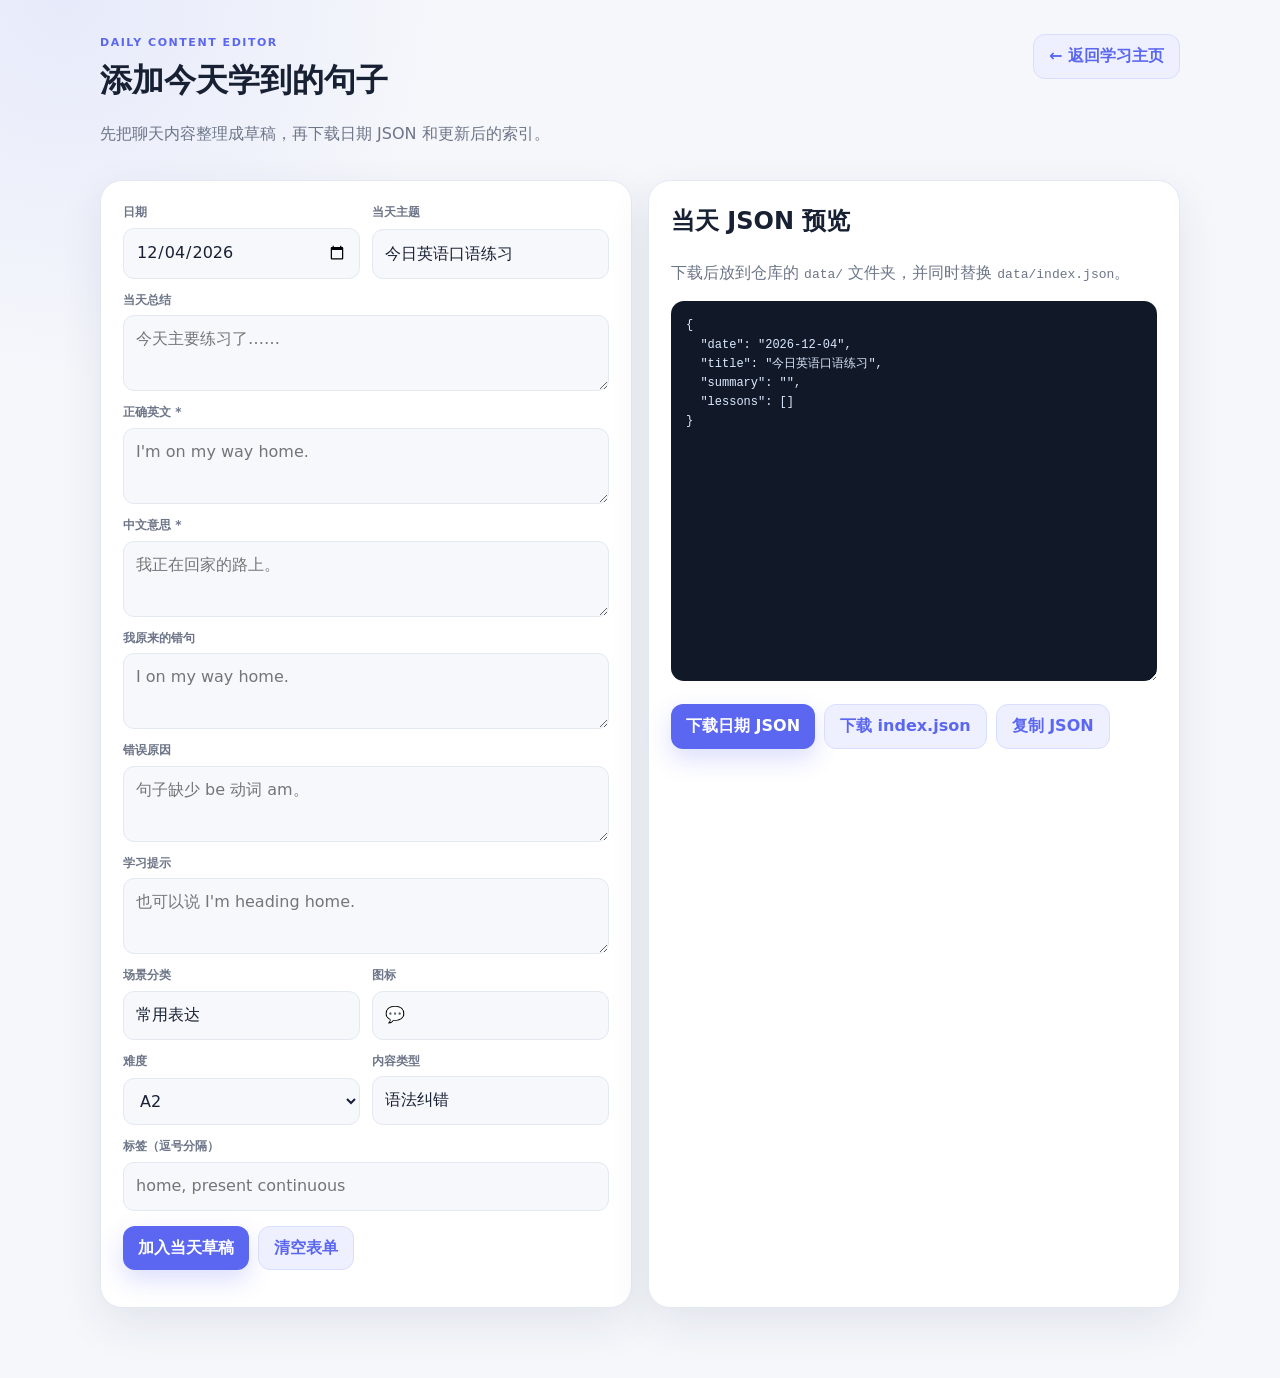
<file: add.html>
<!doctype html><html lang="zh-CN"><head><meta charset="utf-8"><meta name="viewport" content="width=device-width,initial-scale=1"><title>添加每日内容｜英语口语库</title><link rel="stylesheet" href="./styles.css"><style>.editor{width:min(1080px,calc(100% - 28px));margin:34px auto 70px}.editor-head{display:flex;justify-content:space-between;align-items:flex-start;gap:18px;margin-bottom:18px}.editor-head h1{margin:5px 0}.editor-head p,.hint{color:var(--muted)}.editor-grid{display:grid;grid-template-columns:1fr 1fr;gap:16px}.editor-panel{padding:22px;border:1px solid var(--line);border-radius:22px;background:var(--surface);box-shadow:var(--shadow)}.fields{display:grid;grid-template-columns:1fr 1fr;gap:12px}.field{display:grid;gap:6px}.field.wide{grid-column:1/-1}.field label{font-size:12px;font-weight:850;color:var(--muted)}.field input,.field textarea,.field select{width:100%;padding:11px 12px;border:1px solid var(--line);border-radius:11px;outline:0;color:var(--text);background:var(--soft)}.field textarea{min-height:76px;resize:vertical}.row{display:flex;gap:9px;flex-wrap:wrap;margin-top:15px}.draft{display:grid;gap:9px;margin-top:15px}.draft-item{padding:13px;border:1px solid var(--line);border-radius:12px;background:var(--soft)}.draft-item strong,.draft-item small{display:block}.draft-item small{color:var(--muted)}.draft-item button{float:right;border:0;color:var(--red);background:transparent}.preview{width:100%;min-height:380px;padding:15px;border:0;border-radius:13px;color:#dbeafe;background:#111827;font:12px/1.6 ui-monospace,Consolas,monospace;resize:vertical}@media(max-width:760px){.editor-grid,.fields{grid-template-columns:1fr}.field.wide{grid-column:auto}.editor-head{flex-direction:column}}</style></head><body><main class="editor"><div class="editor-head"><div><span class="section-kicker">DAILY CONTENT EDITOR</span><h1>添加今天学到的句子</h1><p>先把聊天内容整理成草稿，再下载日期 JSON 和更新后的索引。</p></div><a class="button button-soft" href="./index.html">← 返回学习主页</a></div><div class="editor-grid"><section class="editor-panel"><div class="fields"><div class="field"><label>日期</label><input id="date" type="date"></div><div class="field"><label>当天主题</label><input id="title" value="今日英语口语练习"></div><div class="field wide"><label>当天总结</label><textarea id="summary" placeholder="今天主要练习了……"></textarea></div><div class="field wide"><label>正确英文 *</label><textarea id="english" placeholder="I'm on my way home."></textarea></div><div class="field wide"><label>中文意思 *</label><textarea id="chinese" placeholder="我正在回家的路上。"></textarea></div><div class="field wide"><label>我原来的错句</label><textarea id="original" placeholder="I on my way home."></textarea></div><div class="field wide"><label>错误原因</label><textarea id="reason" placeholder="句子缺少 be 动词 am。"></textarea></div><div class="field wide"><label>学习提示</label><textarea id="note" placeholder="也可以说 I'm heading home."></textarea></div><div class="field"><label>场景分类</label><input id="category" value="常用表达"></div><div class="field"><label>图标</label><input id="icon" value="💬"></div><div class="field"><label>难度</label><select id="level"><option>A1</option><option selected>A2</option><option>B1</option></select></div><div class="field"><label>内容类型</label><input id="type" value="语法纠错"></div><div class="field wide"><label>标签（逗号分隔）</label><input id="tags" placeholder="home, present continuous"></div></div><div class="row"><button class="button button-primary" id="add" type="button">加入当天草稿</button><button class="button button-soft" id="clear" type="button">清空表单</button></div><div class="draft" id="draft"></div></section><section class="editor-panel"><h2 style="margin-top:0">当天 JSON 预览</h2><p class="hint">下载后放到仓库的 <code>data/</code> 文件夹，并同时替换 <code>data/index.json</code>。</p><textarea class="preview" id="preview" readonly></textarea><div class="row"><button class="button button-primary" id="downloadDay" type="button">下载日期 JSON</button><button class="button button-soft" id="downloadIndex" type="button">下载 index.json</button><button class="button button-soft" id="copy" type="button">复制 JSON</button></div></section></div></main><script>(()=>{const $=s=>document.querySelector(s);let items=[];const localDate=()=>{let d=new Date;return `${d.getFullYear()}-${String(d.getMonth()+1).padStart(2,"0")}-${String(d.getDate()).padStart(2,"0")}`};$("#date").value=localDate();const val=id=>$("#"+id).value.trim(),slug=s=>s.toLowerCase().replace(/[^a-z0-9 ]/g,"").trim().replace(/ +/g,"-").slice(0,50)||"lesson",pack=()=>({date:val("date"),title:val("title")||"今日英语口语练习",summary:val("summary"),lessons:items}),refresh=()=>{$("#preview").value=JSON.stringify(pack(),null,2);$("#draft").innerHTML=items.map((x,i)=>`<div class="draft-item"><button data-remove="${i}">删除</button><strong>${x.english}</strong><small>${x.chinese}</small></div>`).join("")},download=(name,data)=>{let a=document.createElement("a");a.href=URL.createObjectURL(new Blob([JSON.stringify(data,null,2)],{type:"application/json"}));a.download=name;a.click();URL.revokeObjectURL(a.href)};$("#add").onclick=()=>{if(!val("english")||!val("chinese"))return alert("请填写正确英文和中文意思");let date=val("date"),id=`${date}-${slug(val("english"))}`;if(items.some(x=>x.id===id))id+=`-${items.length+1}`;items.push({id,category:val("category")||"常用表达",icon:val("icon")||"💬",level:val("level")||"A2",type:val("type")||"日常表达",english:val("english"),chinese:val("chinese"),original:val("original"),reason:val("reason"),note:val("note"),tags:val("tags").split(/[,，]/).map(x=>x.trim()).filter(Boolean)});["english","chinese","original","reason","note","tags"].forEach(id=>$("#"+id).value="");refresh()};$("#clear").onclick=()=>["english","chinese","original","reason","note","tags"].forEach(id=>$("#"+id).value="");$("#draft").onclick=e=>{let b=e.target.closest("[data-remove]");if(b){items.splice(+b.dataset.remove,1);refresh()}};$("#downloadDay").onclick=()=>items.length?download(`${val("date")}.json`,pack()):alert("请先加入至少一句");$("#downloadIndex").onclick=async()=>{if(!items.length)return alert("请先加入至少一句");let idx={version:2,updatedAt:val("date"),days:[]};try{idx=await fetch("./data/index.json").then(r=>r.json())}catch{}idx.updatedAt=val("date");idx.days=(idx.days||[]).filter(x=>x.date!==val("date"));idx.days.unshift({date:val("date"),file:`${val("date")}.json`,title:val("title")||"今日英语口语练习"});idx.days.sort((a,b)=>b.date.localeCompare(a.date));download("index.json",idx)};$("#copy").onclick=async()=>{await navigator.clipboard.writeText($("#preview").value);$("#copy").textContent="已复制 ✓";setTimeout(()=>$("#copy").textContent="复制 JSON",1200)};["date","title","summary"].forEach(id=>$("#"+id).oninput=refresh);refresh()})()</script></body></html>
</file>
<file: styles.css>
:root{--bg:#f5f7fb;--surface:#fff;--soft:#f7f8fc;--text:#182033;--muted:#6d7588;--line:#e4e8f1;--primary:#5b67f1;--primary2:#7a5ee8;--green:#169b70;--red:#d94a5b;--orange:#e8892f;--shadow:0 16px 45px rgba(35,42,74,.09)}*{box-sizing:border-box}html{scroll-behavior:smooth}body{margin:0;min-width:320px;font-family:Inter,system-ui,-apple-system,"Segoe UI","Microsoft YaHei",sans-serif;color:var(--text);background:radial-gradient(circle at 5% 0,rgba(91,103,241,.09),transparent 24rem),var(--bg);line-height:1.55}a{color:inherit;text-decoration:none}button,a,select{cursor:pointer}button,input,select,textarea{font:inherit}.hidden{display:none!important}.topbar{position:sticky;top:0;z-index:30;min-height:74px;display:flex;align-items:center;justify-content:space-between;gap:20px;padding:12px max(20px,calc((100vw - 1180px)/2));border-bottom:1px solid var(--line);background:rgba(255,255,255,.9);backdrop-filter:blur(16px)}.brand{display:flex;align-items:center;gap:11px}.brand-mark{width:45px;height:45px;display:grid;place-items:center;border-radius:14px;color:#fff;font-weight:900;background:linear-gradient(145deg,var(--primary),var(--primary2));box-shadow:0 9px 22px rgba(91,103,241,.28)}.brand strong,.brand small{display:block}.brand small{font-size:11px;color:var(--muted)}.desktop-nav{display:flex;gap:4px}.desktop-nav a{padding:9px 12px;border-radius:10px;color:var(--muted);font-size:14px;font-weight:700}.desktop-nav a:hover{color:var(--primary);background:#eef0ff}.header-actions,.hero-actions,.card-actions,.practice-actions,.dialog-actions{display:flex;align-items:center;gap:9px}.button,.icon-button,.card-icon-button,.review-button,.text-button{border:0}.button{display:inline-flex;align-items:center;justify-content:center;min-height:41px;padding:9px 15px;border-radius:12px;font-weight:800}.button-primary{color:#fff;background:var(--primary);box-shadow:0 10px 24px rgba(91,103,241,.22)}.button-soft{color:var(--primary);border:1px solid #d9ddff;background:#eef0ff}.button-ghost{color:#fff;border:1px solid rgba(255,255,255,.28);background:rgba(255,255,255,.08)}.button-danger{color:#fff;background:var(--red)}.icon-button,.card-icon-button{display:grid;place-items:center;border:1px solid var(--line);color:var(--muted);background:var(--surface)}.icon-button{width:41px;height:41px;border-radius:12px}.section{width:min(1180px,calc(100% - 34px));margin:auto;padding:62px 0 18px;scroll-margin-top:70px}.dashboard{padding-top:30px}.section-kicker,.eyebrow{display:block;color:var(--primary);font-size:11px;font-weight:900;letter-spacing:.14em}.section-heading-row,.panel-heading,.library-meta,.mistake-meta,.lesson-footer{display:flex;align-items:center;justify-content:space-between;gap:18px}.section-heading-row{align-items:end;margin-bottom:21px}.section-heading-row h2,.panel-heading h2{margin:5px 0 0;font-size:clamp(25px,3vw,34px);letter-spacing:-.035em}.section-heading-row p{margin:8px 0 0;color:var(--muted)}.hero-card{min-height:370px;display:grid;grid-template-columns:1.25fr .75fr;align-items:center;gap:30px;padding:clamp(28px,5vw,58px);color:#fff;border-radius:29px;background:radial-gradient(circle at 84% 16%,rgba(170,137,255,.5),transparent 19rem),linear-gradient(135deg,#222d62,#4243a3 55%,#7156d5);box-shadow:0 27px 70px rgba(46,48,117,.24);overflow:hidden}.hero-copy h1{max-width:760px;margin:15px 0;font-size:clamp(35px,5.1vw,62px);line-height:1.08;letter-spacing:-.055em}.hero-copy p{max-width:690px;margin:0;color:#e1e4ff}.hero-actions{margin-top:27px;flex-wrap:wrap}.hero-visual{min-height:240px;position:relative}.speech-core{position:absolute;left:50%;top:50%;transform:translate(-50%,-50%);width:125px;height:125px;display:grid;place-items:center;border:1px solid rgba(255,255,255,.3);border-radius:38px;background:rgba(255,255,255,.15);font-size:52px}.speech-orbit{position:absolute;padding:10px 13px;border:1px solid rgba(255,255,255,.25);border-radius:12px;background:rgba(255,255,255,.12);font-size:12px;font-weight:800}.orbit-one{top:20px;right:0}.orbit-two{bottom:15px;left:0}.stats-grid{display:grid;grid-template-columns:repeat(4,1fr);gap:13px;margin-top:17px}.stat-card,.panel,.mode-card,.lesson-card,.mistake-card{border:1px solid var(--line);background:var(--surface);box-shadow:var(--shadow)}.stat-card{min-height:100px;display:flex;align-items:center;gap:14px;padding:17px;border-radius:17px}.stat-icon{width:45px;height:45px;display:grid;place-items:center;border-radius:14px;font-weight:900;background:#eef0ff;color:var(--primary)}.stat-icon.new{color:var(--green);background:#e9faf3}.stat-icon.streak{color:var(--orange);background:#fff3e7}.stat-icon.mastery{color:var(--primary2);background:#f3ecff}.stat-card strong,.stat-card span:last-child{display:block}.stat-card strong{font-size:27px}.stat-card span:last-child{font-size:12px;color:var(--muted)}.today-grid{display:grid;grid-template-columns:1.2fr .8fr;gap:15px;margin-top:15px}.panel{border-radius:24px}.today-plan,.progress-panel{padding:25px}.date-pill,.category-tag,.level-tag,.status-tag{padding:6px 9px;border-radius:999px;font-size:11px;font-weight:850}.date-pill{color:var(--muted);background:var(--soft)}.task-list{display:grid;gap:9px;margin-top:18px}.task-row{width:100%;display:grid;grid-template-columns:38px 1fr auto;align-items:center;gap:12px;padding:12px;border:1px solid var(--line);border-radius:13px;color:var(--text);background:var(--soft);text-align:left}.task-row:hover{border-color:#bec4ff;background:#eef0ff}.task-number,.task-row b{color:var(--primary);font-size:12px;font-weight:900}.task-row strong,.task-row small{display:block}.task-row small{color:var(--muted)}.week-chart{height:135px;display:grid;grid-template-columns:repeat(7,1fr);align-items:end;gap:8px;margin-top:20px}.day-column{height:100%;display:grid;grid-template-rows:1fr auto;justify-items:center;gap:6px}.day-bar-wrap{width:100%;height:100%;display:flex;align-items:end;justify-content:center}.day-bar{width:min(24px,62%);min-height:4px;border-radius:8px 8px 3px 3px;background:linear-gradient(#9498ff,var(--primary))}.day-column span{font-size:10px;color:var(--muted)}.progress-summary{display:grid;grid-template-columns:repeat(3,1fr);gap:8px;margin-top:16px}.progress-summary div{padding:10px;border-radius:11px;background:var(--soft);text-align:center}.progress-summary span,.progress-summary strong{display:block}.progress-summary span{font-size:10px;color:var(--muted)}.mode-grid{display:grid;grid-template-columns:repeat(4,1fr);gap:14px}.mode-card{min-height:225px;padding:23px;border-radius:23px;color:var(--text);text-align:left}.mode-card:hover,.lesson-card:hover{transform:translateY(-2px)}.mode-icon{display:inline-flex;min-height:45px;align-items:center;padding:0 12px;border-radius:13px;color:var(--primary);background:#eef0ff;font-weight:900}.mode-card h3{margin:20px 0 7px}.mode-card p{color:var(--muted)}.mode-card>span:last-child{color:var(--primary);font-weight:850}.library-toolbar{display:grid;grid-template-columns:1fr repeat(3,160px);gap:10px;padding:13px;border:1px solid var(--line);border-radius:17px;background:var(--surface)}.search-box{display:flex;align-items:center;gap:8px;padding:0 12px;border:1px solid var(--line);border-radius:11px;background:var(--soft)}.search-box input{width:100%;padding:10px 0;border:0;outline:0;background:transparent;color:var(--text)}select{padding:10px;border:1px solid var(--line);border-radius:11px;color:var(--text);background:var(--soft)}.category-row{display:flex;flex-wrap:wrap;gap:8px;margin:17px 0 12px}.category-row button{padding:7px 12px;border:1px solid var(--line);border-radius:999px;color:var(--muted);background:var(--surface)}.category-row button.active{color:var(--primary);border-color:#c4c9ff;background:#eef0ff}.library-meta{margin-bottom:12px;color:var(--muted);font-size:13px}.text-button{color:var(--primary);background:transparent;font-weight:800}.lesson-grid,.mistake-grid{display:grid;grid-template-columns:repeat(2,minmax(0,1fr));gap:14px}.lesson-card{min-height:300px;display:flex;flex-direction:column;padding:20px;border-radius:19px;transition:.18s}.lesson-top{display:flex;align-items:center;justify-content:space-between;gap:10px}.lesson-tags{display:flex;gap:6px;flex-wrap:wrap}.category-tag{color:var(--primary);background:#eef0ff}.level-tag{color:var(--green);background:#e9faf3}.status-tag{color:var(--orange);background:#fff3e7}.card-icon-button{width:35px;height:35px;border-radius:10px}.favorite.active{color:#e7a20d;background:#fff9e8}.lesson-english{margin:17px 0 6px;font-size:clamp(20px,2.2vw,27px);line-height:1.35}.lesson-chinese{margin:0;color:var(--muted)}.correction-box{margin-top:14px;padding:11px;border-radius:11px;background:var(--soft)}.original-line{color:var(--red);text-decoration:line-through}.reason-line,.lesson-note{font-size:12px;color:var(--muted)}.lesson-note{margin-top:12px;padding-left:10px;border-left:3px solid #adb3ff}.lesson-footer{margin-top:auto;padding-top:17px}.lesson-date{font-size:11px;color:var(--muted)}.review-button{padding:7px 10px;border-radius:9px;color:var(--primary);background:#eef0ff;font-size:12px;font-weight:850}.mistake-card{padding:21px;border-radius:18px}.mistake-block{margin-top:14px}.mistake-block small{display:block;color:var(--muted)}.mistake-wrong{color:var(--red)}.mistake-correct{color:var(--green);font-size:19px;font-weight:850}.mistake-reason{padding:11px;border-left:3px solid var(--orange);background:#fff3e7;color:var(--muted);font-size:12px}.data-grid{display:grid;grid-template-columns:repeat(4,1fr);gap:14px}.data-card{min-height:245px;display:flex;flex-direction:column;align-items:flex-start;padding:22px}.data-icon{width:49px;height:49px;display:grid;place-items:center;border-radius:14px;color:var(--primary);background:#eef0ff;font-weight:900}.data-card p{color:var(--muted)}.data-card .button{margin-top:auto}.file-button input{display:none}.empty-state{padding:65px 20px;border:1px dashed #cdd3df;border-radius:18px;text-align:center;color:var(--muted);background:var(--surface)}.practice-dialog,.confirm-dialog{width:min(690px,calc(100% - 26px));max-height:86vh;padding:0;border:0;border-radius:23px;color:var(--text);background:var(--surface);box-shadow:0 30px 100px rgba(15,20,48,.33)}dialog::backdrop{background:rgba(12,16,35,.67);backdrop-filter:blur(6px)}.practice-header{display:flex;align-items:center;justify-content:space-between;padding:20px 23px 14px;border-bottom:1px solid var(--line)}.practice-header h2{margin:4px 0 0}.practice-progress{padding:14px 23px 0}.practice-progress>div:first-child{display:flex;justify-content:space-between;color:var(--muted);font-size:12px}.progress-track{height:6px;margin-top:8px;border-radius:99px;background:var(--soft);overflow:hidden}.progress-track span{display:block;width:0;height:100%;background:var(--primary)}.practice-body{min-height:315px;display:grid;align-content:center;padding:27px 23px}.prompt-label{font-size:11px;color:var(--muted);font-weight:900}.practice-prompt{margin:12px 0;font-size:clamp(27px,5vw,42px);line-height:1.25}.practice-subtitle{color:var(--muted)}.practice-answer{margin-top:22px;padding:17px;border:1px solid #ccd0ff;border-radius:15px;background:#eef0ff}.practice-answer strong{font-size:clamp(22px,4vw,33px);color:var(--primary)}.practice-answer p{color:var(--muted)}.dictation-input{width:100%;margin-top:20px;padding:13px;border:1px solid var(--line);border-radius:12px;color:var(--text);background:var(--soft)}.dictation-result{margin-top:12px;padding:11px;border-radius:11px}.correct{color:var(--green);background:#e9faf3}.incorrect{color:var(--red);background:#fff0f2}.rating-area{padding:15px 23px 23px;border-top:1px solid var(--line)}.rating-area>p{color:var(--muted);font-size:12px}.rating-buttons{display:grid;grid-template-columns:repeat(4,1fr);gap:7px}.rating-buttons button{padding:10px 7px;border:1px solid var(--line);border-radius:11px;color:var(--text);background:var(--soft)}.rating-buttons strong,.rating-buttons small{display:block}.rating-buttons small{color:var(--muted);font-size:9px}.confirm-dialog{width:min(420px,calc(100% - 26px));padding:23px}.mobile-add{display:none;position:fixed;right:17px;bottom:17px;z-index:25;width:54px;height:54px;place-items:center;border-radius:18px;color:#fff;background:var(--primary);font-size:26px;box-shadow:0 14px 35px rgba(91,103,241,.35)}footer{width:min(1180px,calc(100% - 34px));display:flex;justify-content:space-between;gap:20px;margin:48px auto 0;padding:24px 0 40px;border-top:1px solid var(--line);color:var(--muted);font-size:12px}[data-theme=dark]{--bg:#0e1320;--surface:#151c2b;--soft:#1a2333;--text:#edf0f7;--muted:#a3adc0;--line:#293449}[data-theme=dark] .topbar{background:rgba(21,28,43,.91)}@media(max-width:1030px){.desktop-nav{display:none}.hero-card{grid-template-columns:1fr .55fr}.stats-grid,.mode-grid,.data-grid{grid-template-columns:repeat(2,1fr)}.library-toolbar{grid-template-columns:1fr 1fr}}@media(max-width:740px){.topbar{padding-inline:14px}.brand small,.desktop-add{display:none}.section{width:min(100% - 22px,1180px);padding-top:50px}.dashboard{padding-top:13px}.hero-card{grid-template-columns:1fr;padding:27px 21px;border-radius:22px}.hero-visual{min-height:190px}.stats-grid,.today-grid,.lesson-grid,.mistake-grid,.mode-grid,.data-grid,.library-toolbar{grid-template-columns:1fr}.section-heading-row{align-items:flex-start;flex-direction:column}.task-row{grid-template-columns:34px 1fr}.task-row b{grid-column:2}.rating-buttons{grid-template-columns:repeat(2,1fr)}.mobile-add{display:grid}footer{flex-direction:column;padding-bottom:88px}}@media(max-width:430px){.stats-grid{grid-template-columns:1fr 1fr}.stat-card{padding:12px;gap:9px}.stat-icon{width:39px;height:39px}.stat-card strong{font-size:22px}.today-plan,.progress-panel{padding:18px}}
</file>
